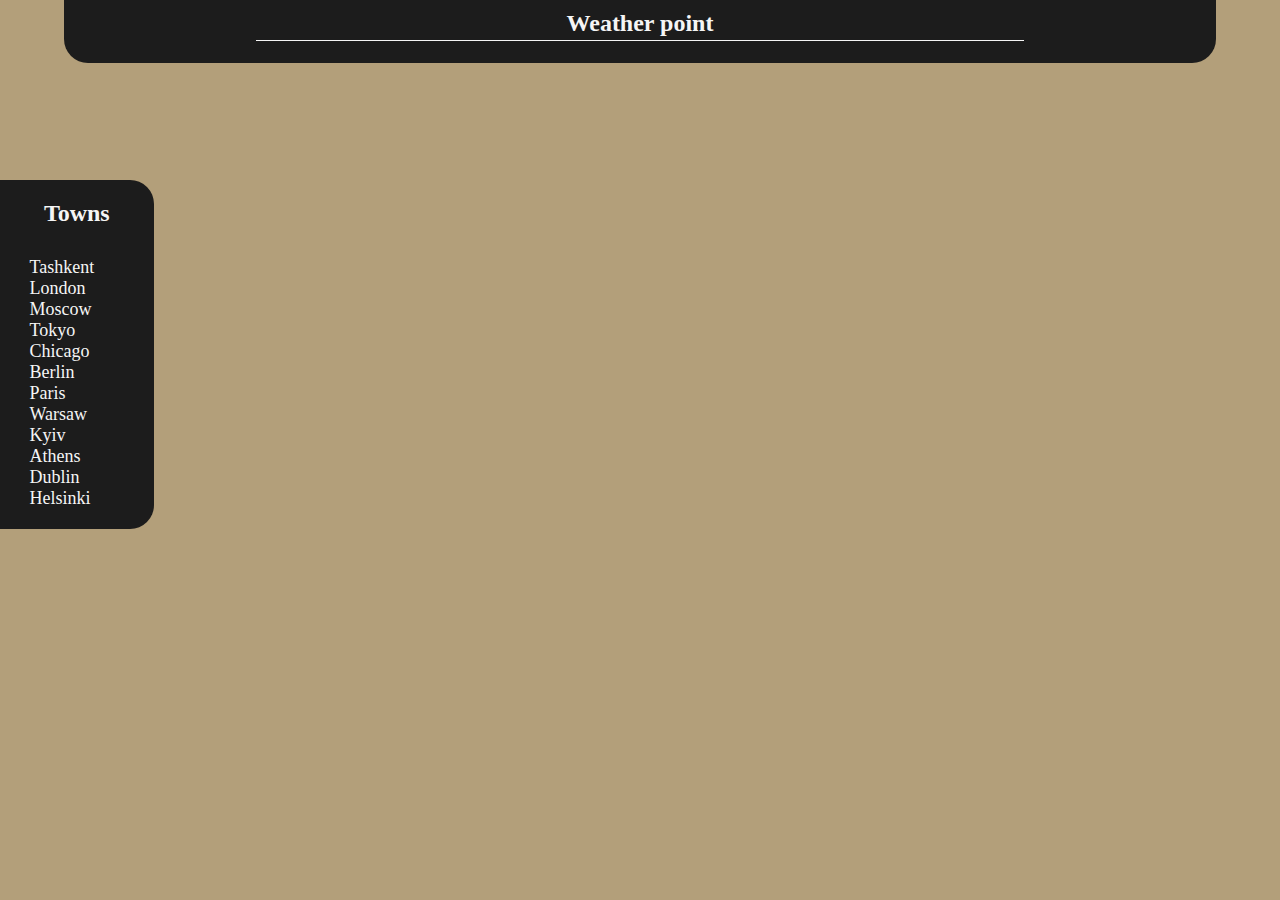
<file: JS/index.html>
<!doctype html>
<html lang="en">
<head>
    <meta charset="UTF-8">
    <meta name="viewport"
          content="width=device-width, user-scalable=no, initial-scale=1.0, maximum-scale=1.0, minimum-scale=1.0">
    <meta http-equiv="X-UA-Compatible" content="ie=edge">
    <script defer src="./main.js"></script>
    <link href="https://cdn.jsdelivr.net/npm/bootstrap@5.3.2/dist/css/bootstrap.min.css" rel="stylesheet" integrity="sha384-T3c6CoIi6uLrA9TneNEoa7RxnatzjcDSCmG1MXxSR1GAsXEV/Dwwykc2MPK8M2HN" crossorigin="anonymous">
    <link rel="stylesheet" href="./style.css">
    <title>Index</title>
</head>
<body>
    <section class="top">
        <div class="navi">
            <h2>Weather point</h2>
        </div>
    </section>
    <section class="left">
        <h2>Towns</h2>
        <ul>
            <li id="town_1">Tashkent</li>
            <li id="town_2">London</li>
            <li id="town_3">Moscow</li>
            <li id="town_4">Tokyo</li>
            <li id="town_5">Chicago</li>
            <li id="town_6">Berlin</li>
            <li id="town_7">Paris</li>
            <li id="town_8">Warsaw</li>
            <li id="town_9">Kyiv</li>
            <li id="town_10">Athens</li>
            <li id="town_11">Dublin</li>
            <li id="town_12">Helsinki</li>
        </ul>
    </section>
    <section class="content">
        <div class="weather">
        </div>
    </section>
</body>
</html>
</file>
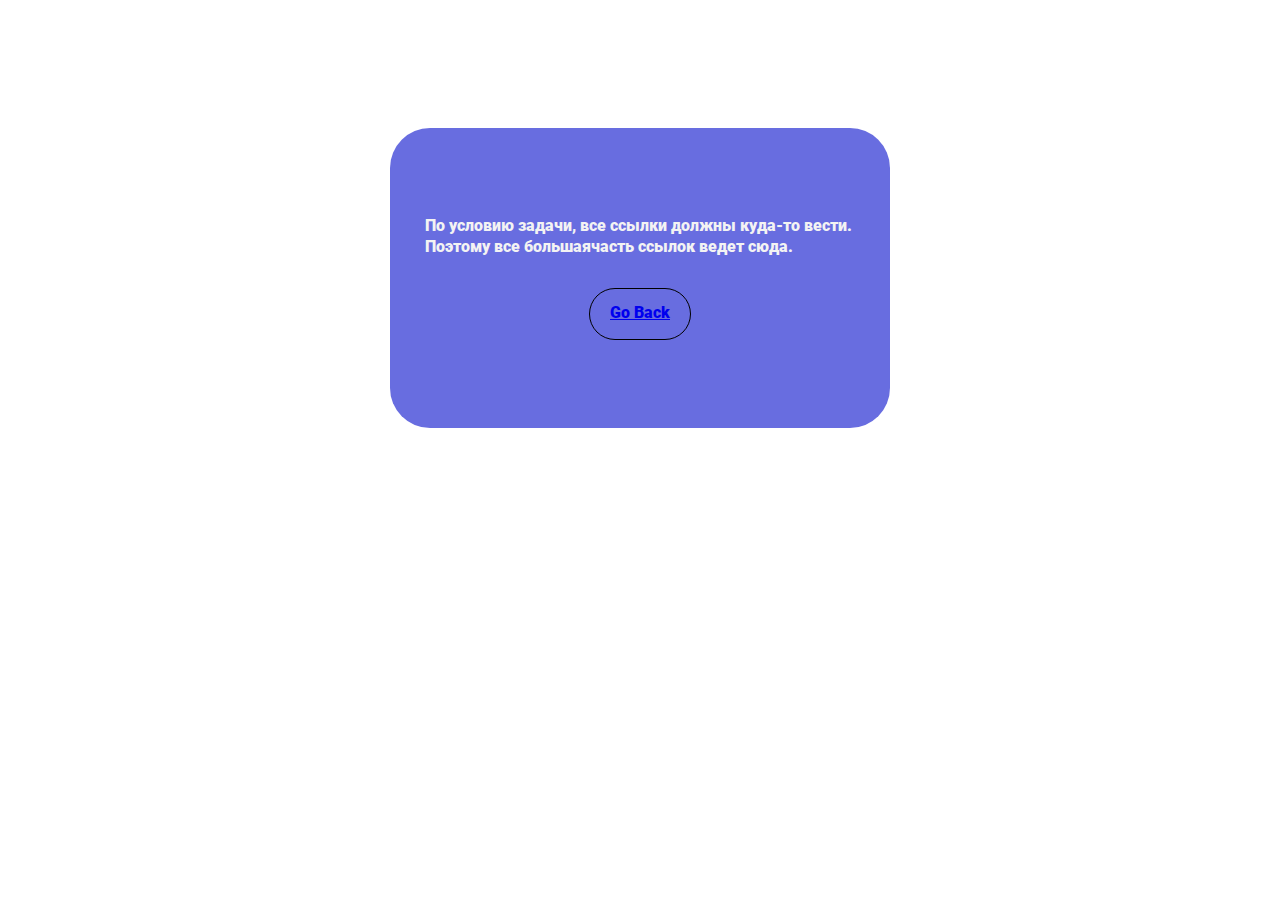
<file: HTML/blank.html>
<!DOCTYPE html>
<html lang="en">
<head>
    <meta charset="UTF-8">
    <meta http-equiv="X-UA-Compatible" content="IE=edge">
    <meta name="viewpoint" content="width=device-width, initial-scale=1.0">
    <title>Blank</title>
    <link rel="stylesheet" href="style2.css">
</head>
<body>
    <div class="back_back">
        <p>По условию задачи, все ссылки должны куда-то вести.<br>Поэтому все большаячасть ссылок ведет сюда.</p>
        <div class="kn">
            <a href="javascript:history.back()">Go Back</a>
        </div>
    </div>
</body>
</html>
</file>
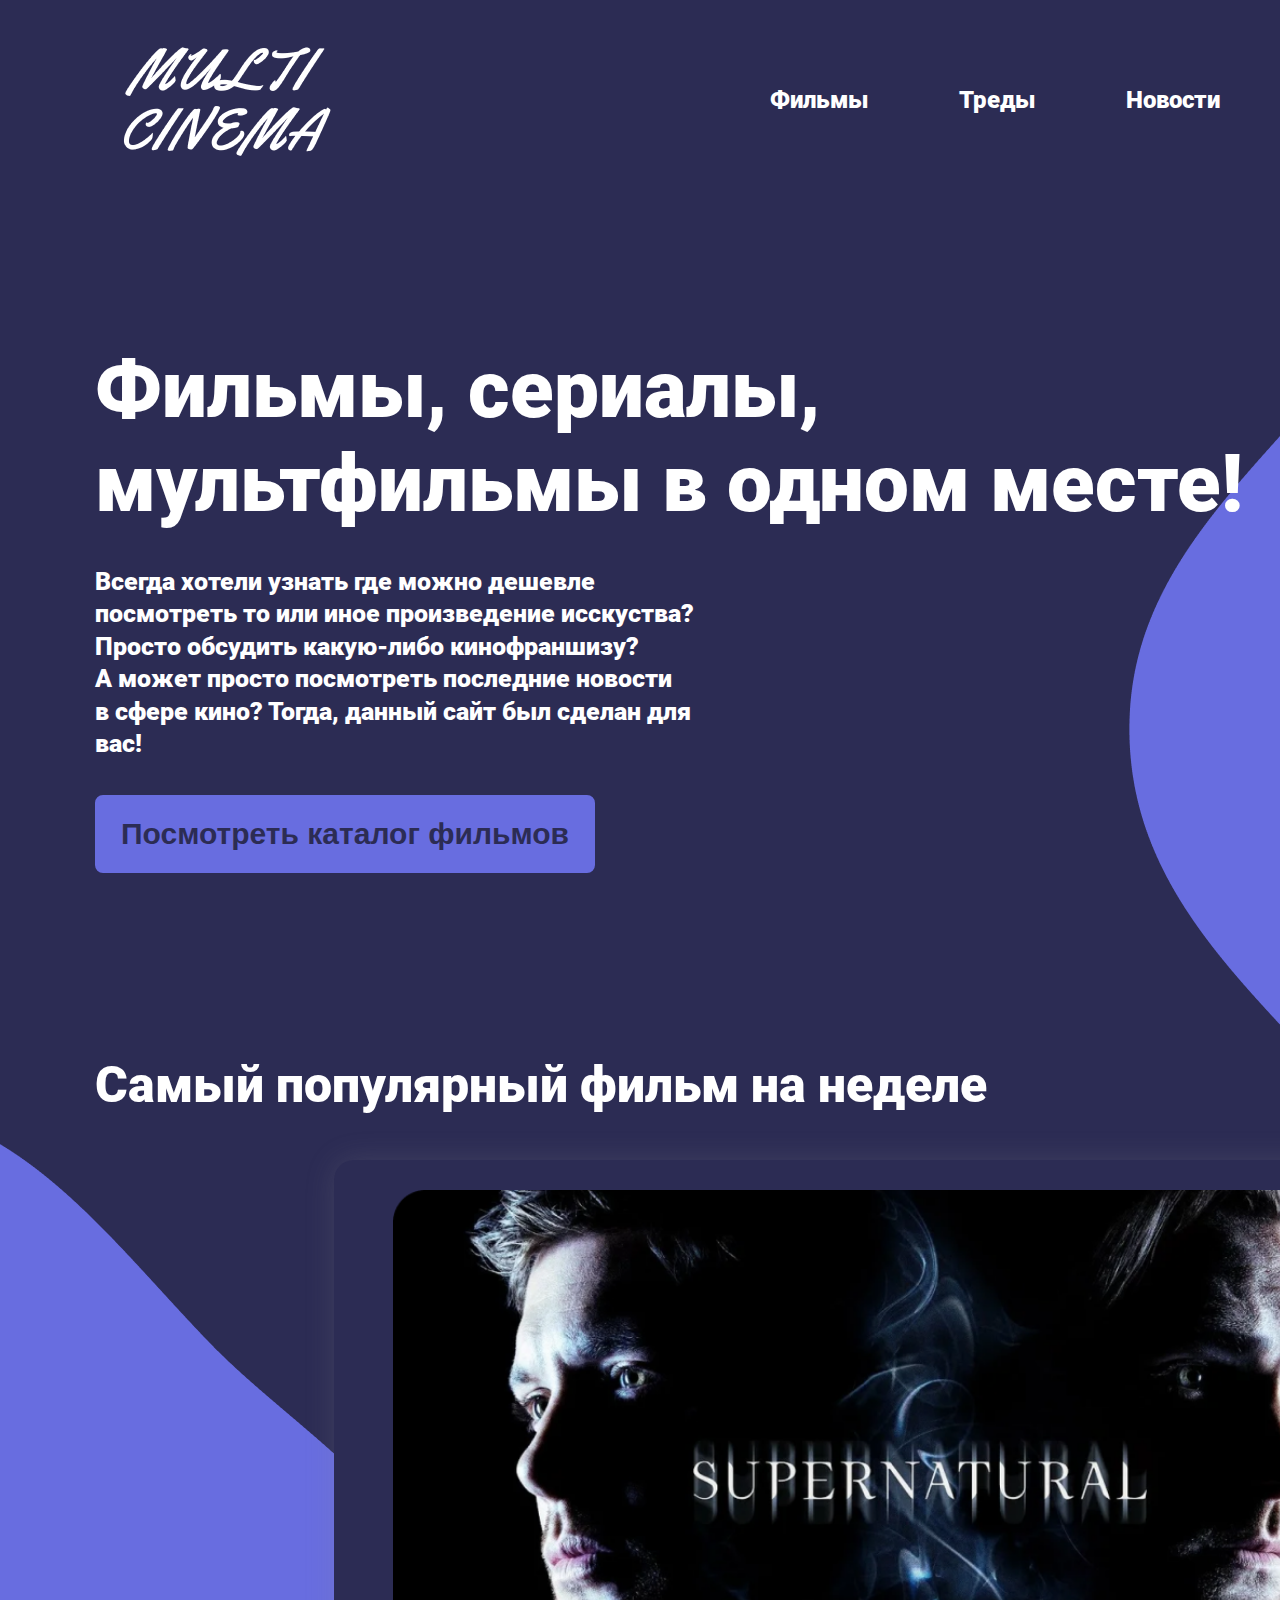
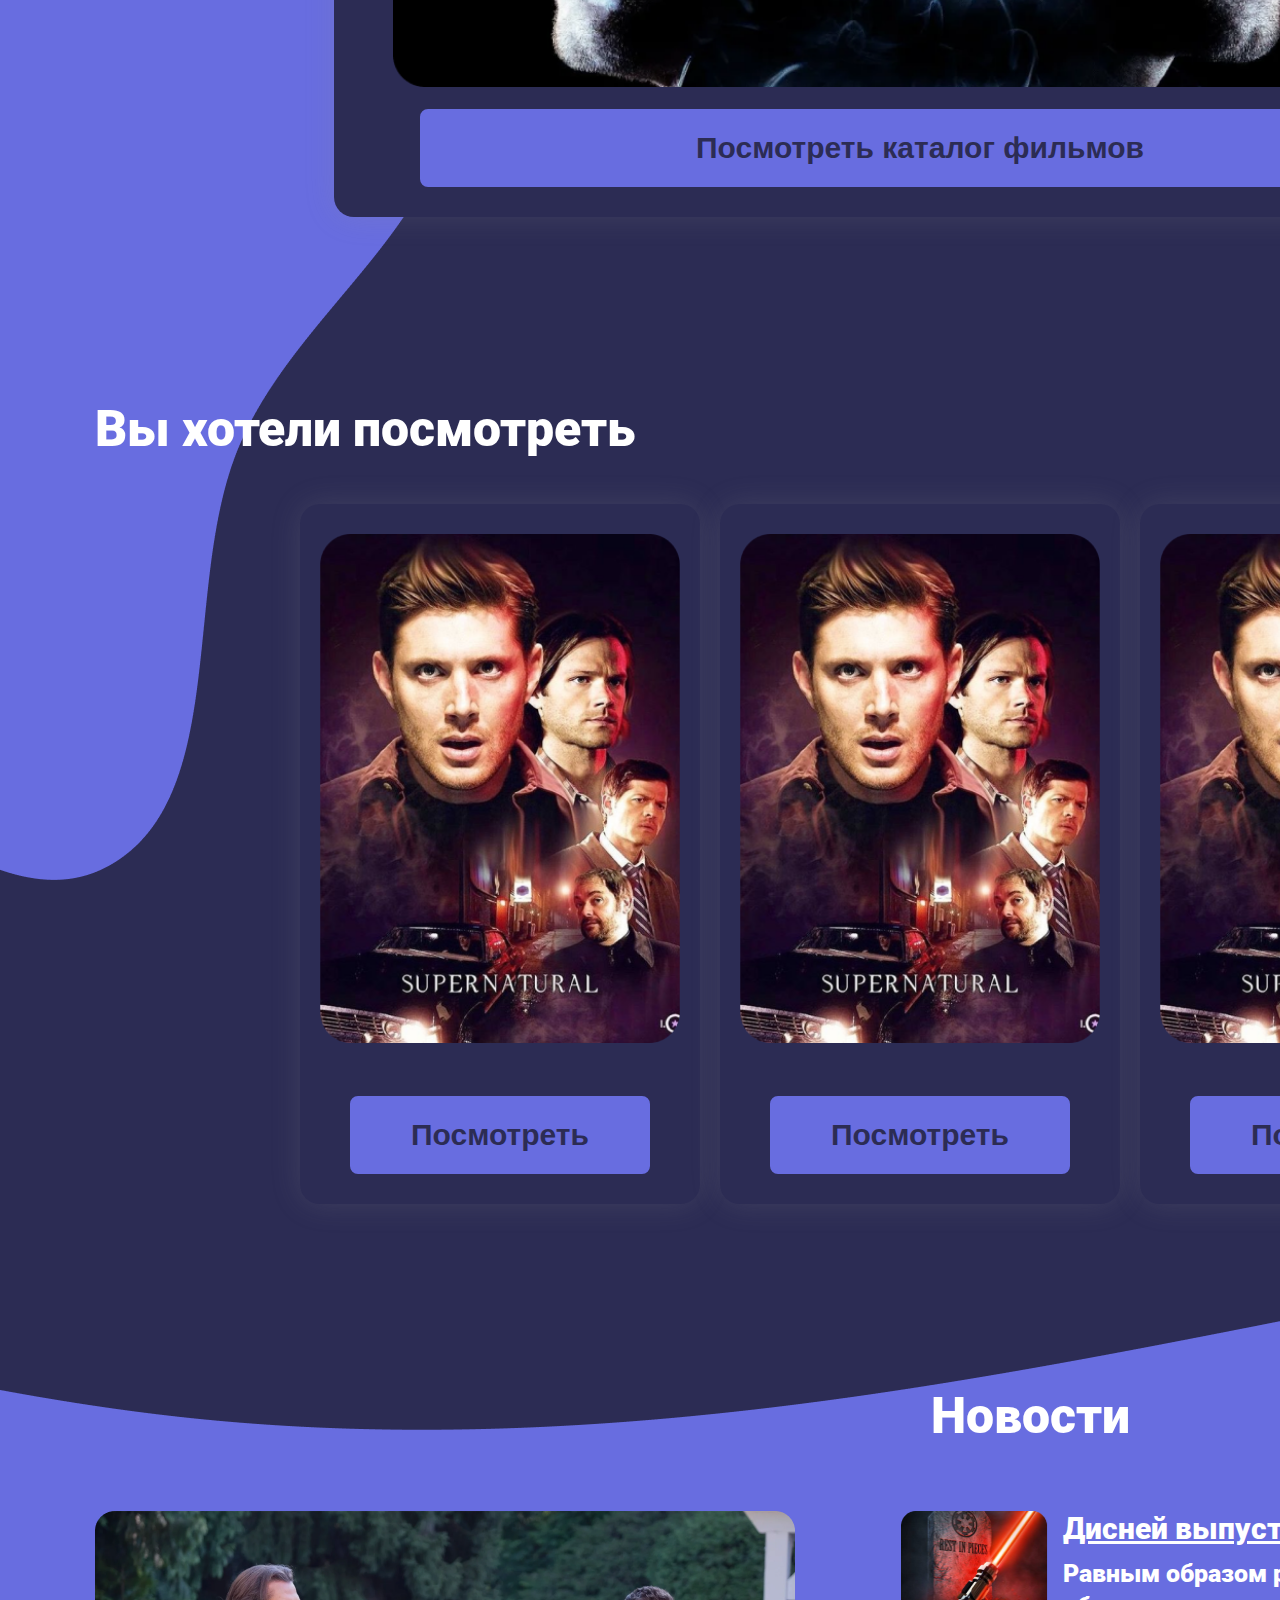
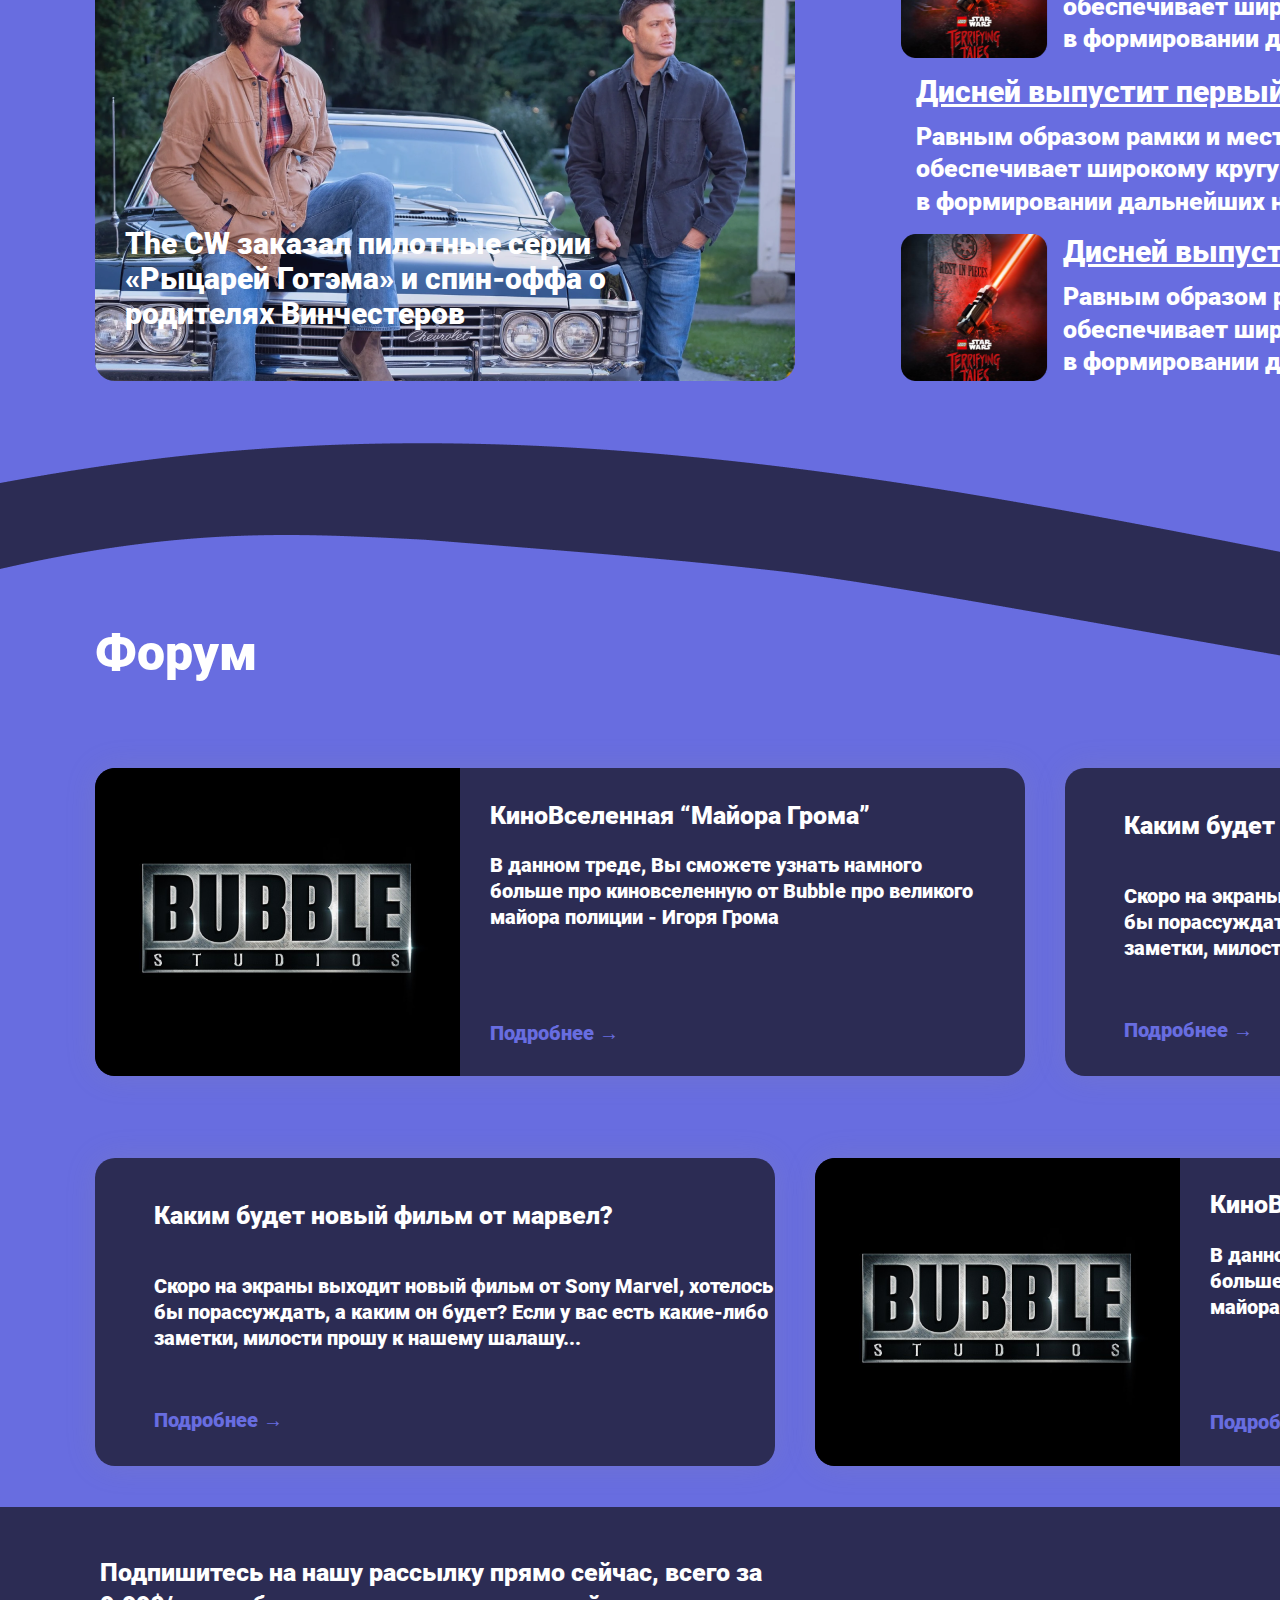
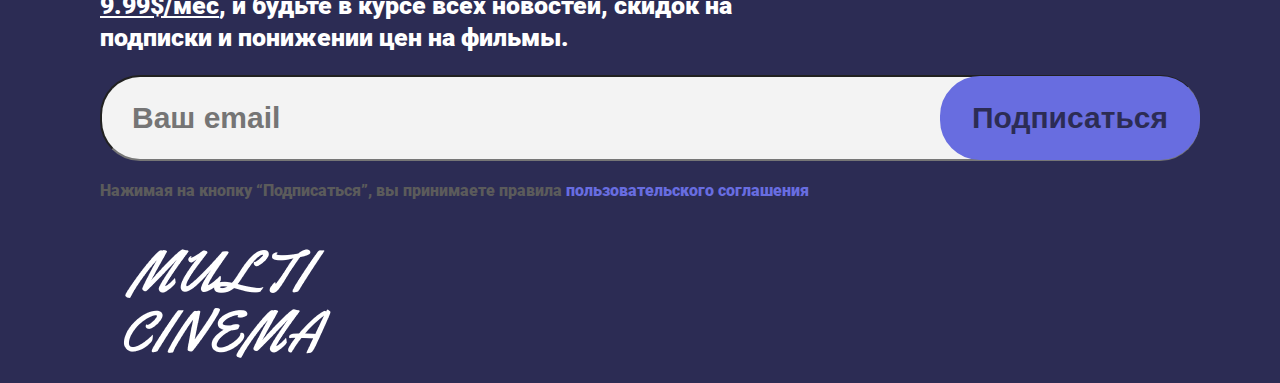
<file: HTML/main.html>
<!DOCTYPE html>
<html lang="en">
<head>
    <meta charset="UTF-8">
    <meta http-equiv="X-UA-Compatible" content="IE=edge">
    <meta name="viewpoint" content="width=device-width, initial-scale=1.0">
    <title>Main</title>
    <link rel="stylesheet" href="style1.css">
</head>
<body>

    <main class="main">
        <div class="vector1"></div>
        <div class="vector2"></div>
        <div class="vector3"></div>
        <div class="vector4"></div>
        <div class="vector5"></div>
        <div class="head">
            <img src="./img/home/logo.png">
            <div class="nav">
                <a href="blank.html">Фильмы</a>
                <a href="blank.html">Треды</a>
                <a href="blank.html">Новости</a>
            </div>
            <div class="user_nav">
                <a href="blank.html"><img src="./img/home/search.svg"></a>
                <a href="side.html"><img src="./img/home/user.svg"></a>
            </div>
        </div>
        <div class="top_description">
            <h2>Фильмы, сериалы, мультфильмы в одном месте!</h2>
            <p>Всегда хотели узнать где можно дешевле посмотреть то или иное произведение исскуства? Просто обсудить какую-либо кинофраншизу? А может просто посмотреть последние новости в сфере кино? Тогда, данный сайт был сделан для вас!</p>
            <form action="blank.html" method="get">
                <button>Посмотреть каталог фильмов</button>
            </form>
        </div>
        <section class="po">
            <div class="pre_pop_film">
                <h2>Самый популярный фильм на неделе</h2>
                <a href="blank.html">Посмотреть остальные фильмы</a>
            </div>
            <div class="pop_film">
                <img src="./img/home/week_film.png">
                <form action="blank.html" method="get">
                    <button>Посмотреть каталог фильмов</button>
                </form>
            </div>
        </section>
        <section class="want">
            <div class="want_view">
                <h2>Вы хотели посмотреть</h2>
                <a href="blank.html">Полный список</a>
            </div>
            <div class="card_box">
                <div class="card">
                    <img src="./img/home/want_view.png">
                    <form action="blank.html" method="get">
                        <button>Посмотреть</button>
                    </form>
                </div>
                <div class="card">
                    <img src="./img/home/want_view.png">
                    <form action="blank.html" method="get">
                        <button>Посмотреть</button>
                    </form>
                </div>
                <div class="card">
                    <img src="./img/home/want_view.png">
                    <form action="blank.html" method="get">
                        <button>Посмотреть</button>
                    </form>
                </div>
            </div>
        </section>
        <section class="news">
            <div class="news_bar">
                <h2>Новости</h2>
                <a href="blank.html">Читать все</a>
            </div>
            <section class="color">
                <div class="news_card">
                    <div class="news_card_left">
                        <img src="./img/home/news_im.png">
                        <p>The CW заказал пилотные серии «Рыцарей Готэма» и спин-оффа о родителях Винчестеров</p>
                    </div>
                    <div class="news_card_right">
                        <div class="card_top">
                            <img src="./img/home/news_logo_im.png">
                            <div class="card_top_text">
                                <h2>Дисней выпустит первый хоррор</h2>
                                <p>Равным образом рамки и место обучения кадров обеспечивает широкому кругу (специалистов) участие в формировании дальнейших направлений развития...</p>
                            </div>
                        </div>
                        <div class="card_top_text">
                            <h2>Дисней выпустит первый хоррор</h2>
                            <p>Равным образом рамки и место обучения кадров обеспечивает широкому кругу (специалистов) участие в формировании дальнейших направлений развития...</p>
                        </div>
                        <div class="card_top">
                            <img src="./img/home/news_logo_im.png">
                            <div class="card_top_text">
                                <h2>Дисней выпустит первый хоррор</h2>
                                <p>Равным образом рамки и место обучения кадров обеспечивает широкому кругу (специалистов) участие в формировании дальнейших направлений развития...</p>
                            </div>
                        </div>
                    </div>
                </div>
            </section>
        </section>
        <section class="forum">
            <div class="forum_nav">
                <h2>Форум</h2>
                <a href="blank.html">Все треды</a>
            </div>
            <section class="color">
                <div class="forum_card_box">
                    <div class="forum_card_high">
                        <img src="./img/home/forum.png">
                        <div class="forum_card_high_text">
                            <h2>КиноВселенная “Майора Грома”</h2>
                            <p>В данном треде, Вы сможете узнать намного больше про киновселенную от Bubble про великого майора полиции - Игоря Грома</p>
                            <a href="blank.html">Подробнее &rarr;</a>
                        </div>
                    </div>
                    <div class="forum_card_low">
                        <h2>Каким будет новый фильм от марвел?</h2>
                        <p>Скоро на экраны выходит новый фильм от Sony Marvel, хотелось бы порассуждать, а каким он будет? Если у вас есть какие-либо заметки, милости прошу к нашему шалашу...</p>
                        <a href="blank.html">Подробнее &rarr;</a>
                    </div>
                    <div class="forum_card_low">
                        <h2>Каким будет новый фильм от марвел?</h2>
                        <p>Скоро на экраны выходит новый фильм от Sony Marvel, хотелось бы порассуждать, а каким он будет? Если у вас есть какие-либо заметки, милости прошу к нашему шалашу...</p>
                        <a href="blank.html">Подробнее &rarr;</a>
                    </div>
                    <div class="forum_card_high">
                        <img src="./img/home/forum.png">
                        <div class="forum_card_high_text">
                            <h2>КиноВселенная “Майора Грома”</h2>
                            <p>В данном треде, Вы сможете узнать намного больше про киновселенную от Bubble про великого майора полиции - Игоря Грома</p>
                            <a href="blank.html">Подробнее &rarr;</a>
                        </div>
                    </div>
                </div>
            </section>
        </section>
    </main>
    <main class="footer">
        <div class="footer_inner">
            <p class="bye">Подпишитесь на нашу рассылку прямо сейчас, всего за <ins>9.99$/мес</ins>, и будьте в курсе всех новостей, скидок на подписки и понижении цен на фильмы.</p>
            <form action="blank.html" method="get">
                <input type="email" placeholder="Ваш email">
                <button type="submit">Подписаться</button>
            </form>
            <p class="dark">Нажимая на кнопку “Подписаться”, вы принимаете правила <a href="blank.html">пользовательского соглашения</a></p>
        </div>
        <div class="head">
            <img src="./img/home/logo.png">
            <div class="nav">
                <a href="blank.html">Фильмы</a>
                <a href="blank.html">Треды</a>
                <a href="blank.html">Новости</a>
            </div>
        </div>
    </main>
</body>
</html>
</file>
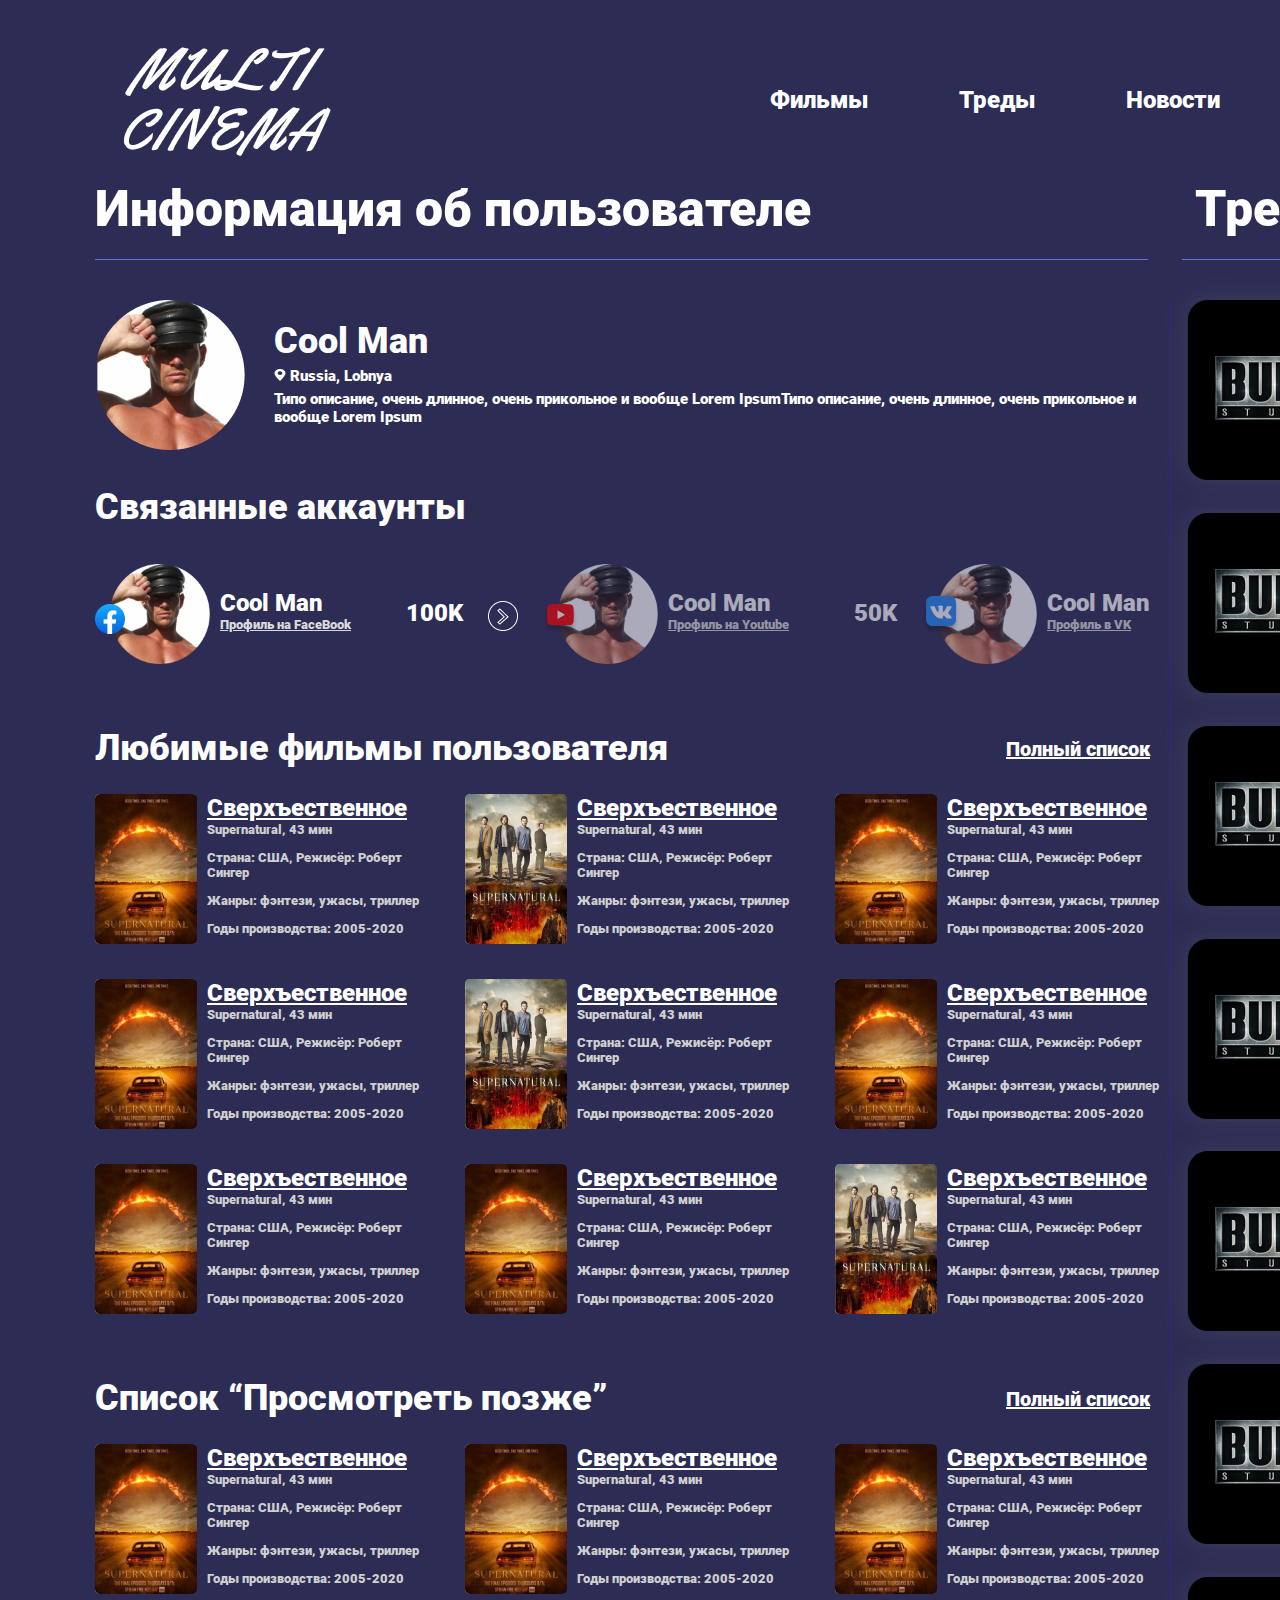
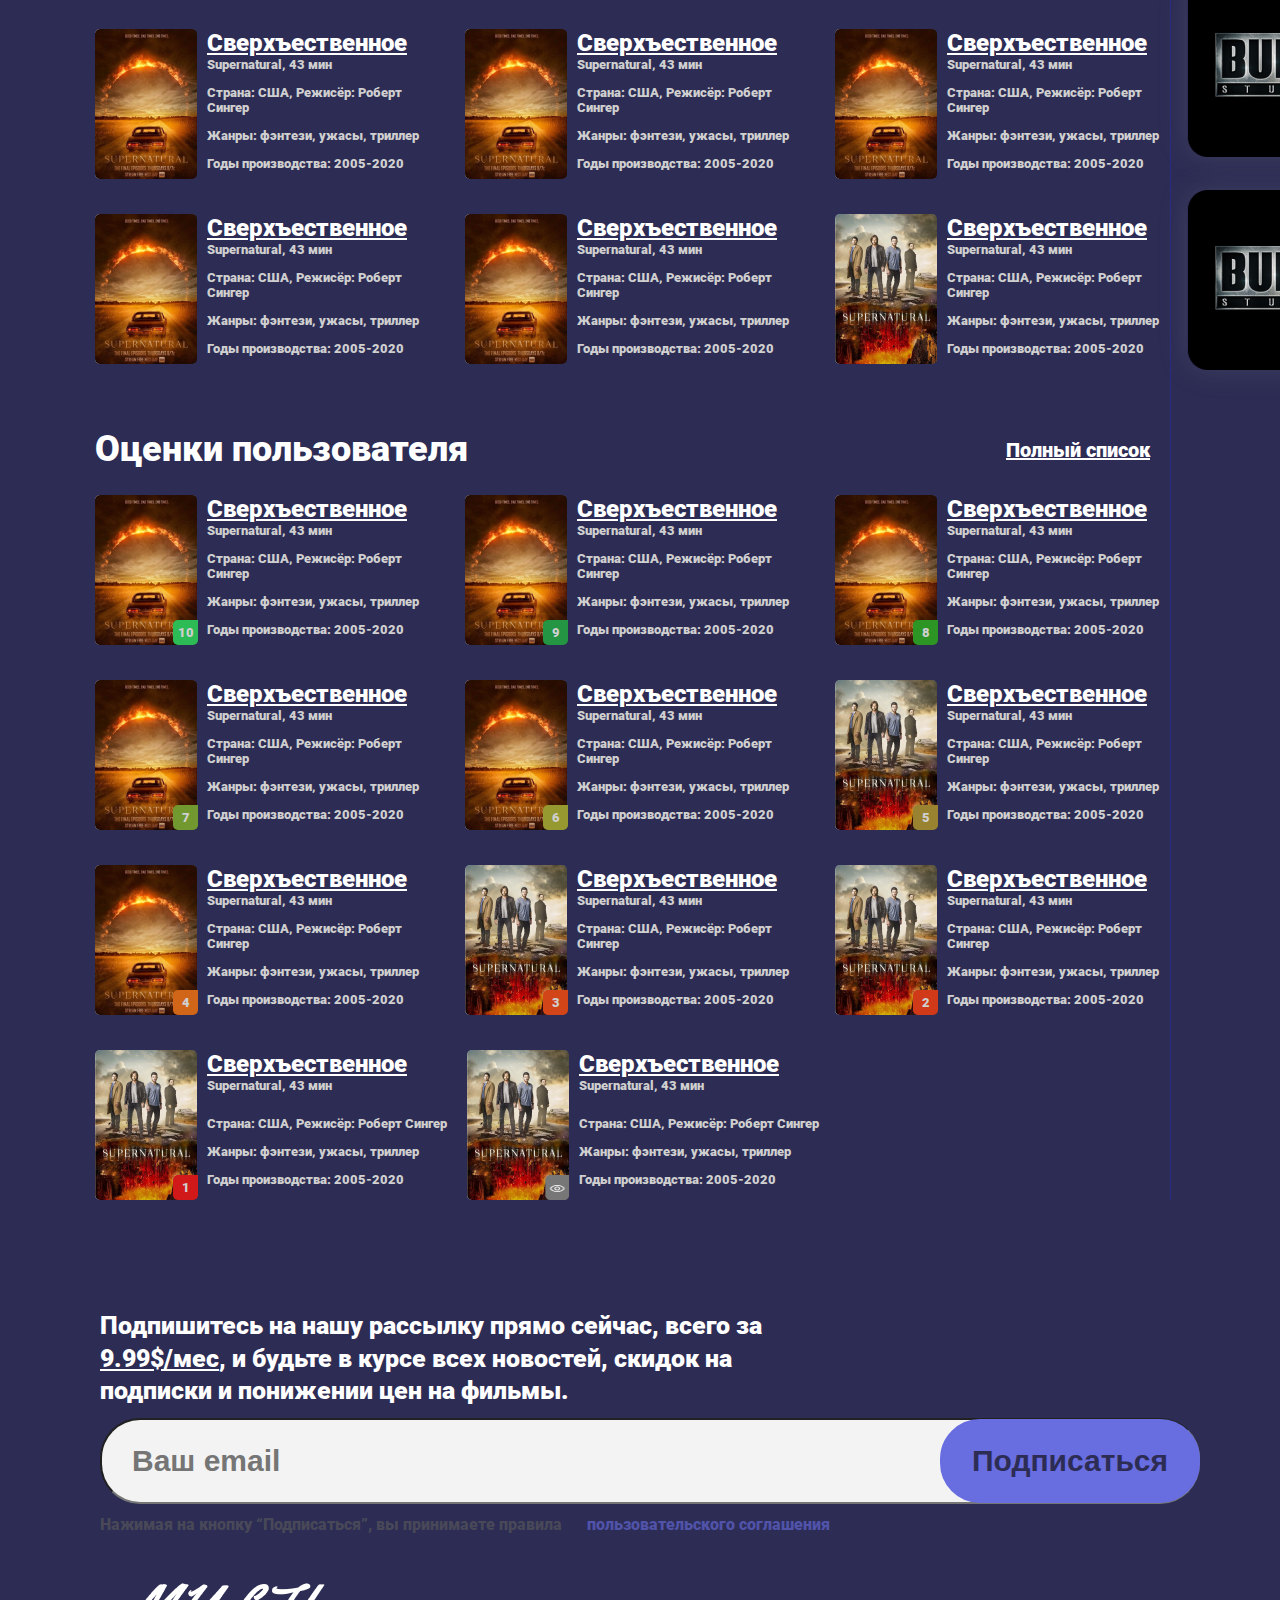
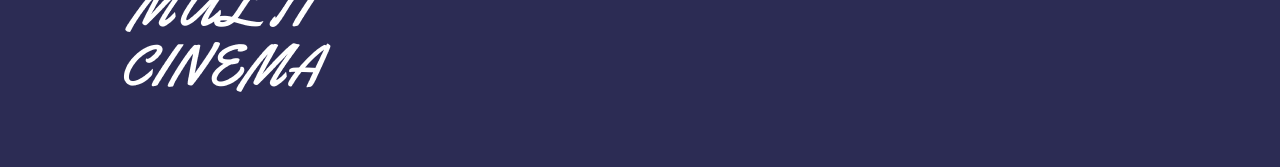
<file: HTML/side.html>
<!DOCTYPE html>
<html lang="en">
<head>
    <meta charset="UTF-8">
    <meta http-equiv="X-UA-Compatible" content="IE=edge">
    <meta name="viewpoint" content="width=device-width, initial-scale=1.0">
    <title>Side</title>
    <link rel="stylesheet" href="style2.css">
</head>
<body>
    <section class="main">
        <div class="head">
            <img src="./img/home/logo.png">
            <div class="nav">
                <a href="blank.html">Фильмы</a>
                <a href="blank.html">Треды</a>
                <a href="blank.html">Новости</a>
            </div>
            <div class="user_nav">
                <a href="blank.html"><img src="./img/home/search.svg"></a>
                <a href="./main.html"><img src="./img/user/home.svg"></a>
            </div>
        </div>
        <div class="name">
            <h2 class="left">Информация об пользователе</h2>
            <h2 class="right">Треды пользователя</h2>
            <span class="link_l"></span>
            <span class="link_r"></span>
        </div>
        <div class="container">
            <div class="left_column">
                <div class="cool_man_box">
                    <div class="cool_man">
                        <img class="logo" src="./img/user/cool_man.png">
                        <div class="text">
                            <h2>Cool Man</h2>
                            <p><img src="./img/user/point.png"> Russia, Lobnya</p>
                            <p>Типо описание, очень длинное, очень прикольное и вообще Lorem IpsumТипо описание, очень длинное, очень прикольное и вообще Lorem Ipsum</p>
                        </div>
                    </div>
                    <div class="cool_man_info">
                        <h3>Связанные аккаунты</h3>
                        <div class="cool_man_bar">
                            <div class="cool_man_card">
                                <div class="cool_man_img_box">
                                    <img class="logo_in" src="./img/user/cool_man.png">
                                    <img class="logo_out" src="./img/user/cm_fb.png">
                                </div>
                                <div class="text">
                                    <h2>Cool Man</h2>
                                    <a href="blank.html">Профиль на FaceBook</a>
                                </div>
                                <h1>100K</h1>
                            </div>
                            <img class="im_right" src="./img/user/right.png">
                            <div class="dark">
                                <div class="cool_man_card">
                                    <div class="cool_man_img_box">
                                        <img class="logo_in" src="./img/user/cool_man.png">
                                        <img class="logo_out" src="./img/user/cm_ytb.png">
                                    </div>
                                    <div class="text">
                                        <h2>Cool Man</h2>
                                        <a href="blank.html">Профиль на Youtube</a>
                                    </div>
                                    <h1>50K</h1>
                                </div>
                                <div class="cool_man_card">
                                    <div class="cool_man_img_box">
                                        <img class="logo_in" src="./img/user/cool_man.png">
                                        <img class="logo_out" src="./img/user/vk.png">
                                    </div>
                                    <div class="text">
                                        <h2>Cool Man</h2>
                                        <a href="blank.html">Профиль в VK</a>
                                    </div>
                                    <h1></h1>
                                </div>
                            </div>
                        </div>
                    </div>
                </div>
                <div class="later">
                    <div class="top_bar">
                        <h2>Любимые фильмы пользователя</h2>
                        <a href="blank.html">Полный список</a>
                    </div>
                    <div class="card_box">
                        <div class="strike">
                            <div class="card">
                                <div class="logo_image"></div>
                                <div class="text">
                                    <div>
                                        <a href="blank.html">Сверхъественное</a>
                                        <p>Supernatural, 43 мин</p>
                                    </div>
                                    <div>
                                        <p>Страна: США, Режисёр: Роберт Сингер</p>
                                        <p>Жанры: фэнтези, ужасы, триллер</p>
                                        <p>Годы производства: 2005-2020</p>
                                    </div>
                                </div>
                            </div>
                            <div class="card">
                                <div class="logo_imag"></div>
                                <div class="text">
                                    <div>
                                        <a href="blank.html">Сверхъественное</a>
                                        <p>Supernatural, 43 мин</p>
                                    </div>
                                    <div>
                                        <p>Страна: США, Режисёр: Роберт Сингер</p>
                                        <p>Жанры: фэнтези, ужасы, триллер</p>
                                        <p>Годы производства: 2005-2020</p>
                                    </div>
                                </div>
                            </div>
                            <div class="card">
                                <div class="logo_image"></div>
                                <div class="text">
                                    <div>
                                        <a href="blank.html">Сверхъественное</a>
                                        <p>Supernatural, 43 мин</p>
                                    </div>
                                    <div>
                                        <p>Страна: США, Режисёр: Роберт Сингер</p>
                                        <p>Жанры: фэнтези, ужасы, триллер</p>
                                        <p>Годы производства: 2005-2020</p>
                                    </div>
                                </div>
                            </div>
                        </div>
                        <div class="strike">
                            <div class="card">
                                <div class="logo_image"></div>
                                <div class="text">
                                    <div>
                                        <a href="blank.html">Сверхъественное</a>
                                        <p>Supernatural, 43 мин</p>
                                    </div>
                                    <div>
                                        <p>Страна: США, Режисёр: Роберт Сингер</p>
                                        <p>Жанры: фэнтези, ужасы, триллер</p>
                                        <p>Годы производства: 2005-2020</p>
                                    </div>
                                </div>
                            </div>
                            <div class="card">
                                <div class="logo_imag"></div>
                                <div class="text">
                                    <div>
                                        <a href="blank.html">Сверхъественное</a>
                                        <p>Supernatural, 43 мин</p>
                                    </div>
                                    <div>
                                        <p>Страна: США, Режисёр: Роберт Сингер</p>
                                        <p>Жанры: фэнтези, ужасы, триллер</p>
                                        <p>Годы производства: 2005-2020</p>
                                    </div>
                                </div>
                            </div>
                            <div class="card">
                                <div class="logo_image"></div>
                                <div class="text">
                                    <div>
                                        <a href="blank.html">Сверхъественное</a>
                                        <p>Supernatural, 43 мин</p>
                                    </div>
                                    <div>
                                        <p>Страна: США, Режисёр: Роберт Сингер</p>
                                        <p>Жанры: фэнтези, ужасы, триллер</p>
                                        <p>Годы производства: 2005-2020</p>
                                    </div>
                                </div>
                            </div>
                        </div>
                        <div class="strike">
                            <div class="card">
                                <div class="logo_image"></div>
                                <div class="text">
                                    <div>
                                        <a href="blank.html">Сверхъественное</a>
                                        <p>Supernatural, 43 мин</p>
                                    </div>
                                    <div>
                                        <p>Страна: США, Режисёр: Роберт Сингер</p>
                                        <p>Жанры: фэнтези, ужасы, триллер</p>
                                        <p>Годы производства: 2005-2020</p>
                                    </div>
                                </div>
                            </div>
                            <div class="card">
                                <div class="logo_image"></div>
                                <div class="text">
                                    <div>
                                        <a href="blank.html">Сверхъественное</a>
                                        <p>Supernatural, 43 мин</p>
                                    </div>
                                    <div>
                                        <p>Страна: США, Режисёр: Роберт Сингер</p>
                                        <p>Жанры: фэнтези, ужасы, триллер</p>
                                        <p>Годы производства: 2005-2020</p>
                                    </div>
                                </div>
                            </div>
                            <div class="card">
                                <div class="logo_imag"></div>
                                <div class="text">
                                    <div>
                                        <a href="blank.html">Сверхъественное</a>
                                        <p>Supernatural, 43 мин</p>
                                    </div>
                                    <div>
                                        <p>Страна: США, Режисёр: Роберт Сингер</p>
                                        <p>Жанры: фэнтези, ужасы, триллер</p>
                                        <p>Годы производства: 2005-2020</p>
                                    </div>
                                </div>
                            </div>
                        </div>
                    </div>
                </div>
                <div class="later">
                    <div class="top_bar">
                        <h2>Список “Просмотреть позже”</h2>
                        <a href="blank.html">Полный список</a>
                    </div>
                    <div class="card_box">
                        <div class="strike">
                            <div class="card">
                                <div class="logo_image"></div>
                                <div class="text">
                                    <div>
                                        <a href="blank.html">Сверхъественное</a>
                                        <p>Supernatural, 43 мин</p>
                                    </div>
                                    <div>
                                        <p>Страна: США, Режисёр: Роберт Сингер</p>
                                        <p>Жанры: фэнтези, ужасы, триллер</p>
                                        <p>Годы производства: 2005-2020</p>
                                    </div>
                                </div>
                            </div>
                            <div class="card">
                                <div class="logo_image"></div>
                                <div class="text">
                                    <div>
                                        <a href="blank.html">Сверхъественное</a>
                                        <p>Supernatural, 43 мин</p>
                                    </div>
                                    <div>
                                        <p>Страна: США, Режисёр: Роберт Сингер</p>
                                        <p>Жанры: фэнтези, ужасы, триллер</p>
                                        <p>Годы производства: 2005-2020</p>
                                    </div>
                                </div>
                            </div>
                            <div class="card">
                                <div class="logo_image"></div>
                                <div class="text">
                                    <div>
                                        <a href="blank.html">Сверхъественное</a>
                                        <p>Supernatural, 43 мин</p>
                                    </div>
                                    <div>
                                        <p>Страна: США, Режисёр: Роберт Сингер</p>
                                        <p>Жанры: фэнтези, ужасы, триллер</p>
                                        <p>Годы производства: 2005-2020</p>
                                    </div>
                                </div>
                            </div>
                        </div>
                        <div class="strike">
                            <div class="card">
                                <div class="logo_image"></div>
                                <div class="text">
                                    <div>
                                        <a href="blank.html">Сверхъественное</a>
                                        <p>Supernatural, 43 мин</p>
                                    </div>
                                    <div>
                                        <p>Страна: США, Режисёр: Роберт Сингер</p>
                                        <p>Жанры: фэнтези, ужасы, триллер</p>
                                        <p>Годы производства: 2005-2020</p>
                                    </div>
                                </div>
                            </div>
                            <div class="card">
                                <div class="logo_image"></div>
                                <div class="text">
                                    <div>
                                        <a href="blank.html">Сверхъественное</a>
                                        <p>Supernatural, 43 мин</p>
                                    </div>
                                    <div>
                                        <p>Страна: США, Режисёр: Роберт Сингер</p>
                                        <p>Жанры: фэнтези, ужасы, триллер</p>
                                        <p>Годы производства: 2005-2020</p>
                                    </div>
                                </div>
                            </div>
                            <div class="card">
                                <div class="logo_image"></div>
                                <div class="text">
                                    <div>
                                        <a href="blank.html">Сверхъественное</a>
                                        <p>Supernatural, 43 мин</p>
                                    </div>
                                    <div>
                                        <p>Страна: США, Режисёр: Роберт Сингер</p>
                                        <p>Жанры: фэнтези, ужасы, триллер</p>
                                        <p>Годы производства: 2005-2020</p>
                                    </div>
                                </div>
                            </div>
                        </div>
                        <div class="strike">
                            <div class="card">
                                <div class="logo_image"></div>
                                <div class="text">
                                    <div>
                                        <a href="blank.html">Сверхъественное</a>
                                        <p>Supernatural, 43 мин</p>
                                    </div>
                                    <div>
                                        <p>Страна: США, Режисёр: Роберт Сингер</p>
                                        <p>Жанры: фэнтези, ужасы, триллер</p>
                                        <p>Годы производства: 2005-2020</p>
                                    </div>
                                </div>
                            </div>
                            <div class="card">
                                <div class="logo_image"></div>
                                <div class="text">
                                    <div>
                                        <a href="blank.html">Сверхъественное</a>
                                        <p>Supernatural, 43 мин</p>
                                    </div>
                                    <div>
                                        <p>Страна: США, Режисёр: Роберт Сингер</p>
                                        <p>Жанры: фэнтези, ужасы, триллер</p>
                                        <p>Годы производства: 2005-2020</p>
                                    </div>
                                </div>
                            </div>
                            <div class="card">
                                <div class="logo_imag"></div>
                                <div class="text">
                                    <div>
                                        <a href="blank.html">Сверхъественное</a>
                                        <p>Supernatural, 43 мин</p>
                                    </div>
                                    <div>
                                        <p>Страна: США, Режисёр: Роберт Сингер</p>
                                        <p>Жанры: фэнтези, ужасы, триллер</p>
                                        <p>Годы производства: 2005-2020</p>
                                    </div>
                                </div>
                            </div>
                        </div>
                    </div>
                </div>
                <div class="later">
                    <div class="top_bar">
                        <h2>Оценки пользователя</h2>
                        <a href="blank.html">Полный список</a>
                    </div>
                    <div class="card_box">
                        <div class="strike">
                            <div class="card">
                                <div class="logo_image">
                                    <div class="ten"><p>10</p></div>
                                </div>
                                <div class="text">
                                    <div>
                                        <a href="blank.html">Сверхъественное</a>
                                        <p>Supernatural, 43 мин</p>
                                    </div>
                                    <div>
                                        <p>Страна: США, Режисёр: Роберт Сингер</p>
                                        <p>Жанры: фэнтези, ужасы, триллер</p>
                                        <p>Годы производства: 2005-2020</p>
                                    </div>
                                </div>
                            </div>
                            <div class="card">
                                <div class="logo_image">
                                    <div class="nine"><p>9</p></div>
                                </div>
                                <div class="text">
                                    <div>
                                        <a href="blank.html">Сверхъественное</a>
                                        <p>Supernatural, 43 мин</p>
                                    </div>
                                    <div>
                                        <p>Страна: США, Режисёр: Роберт Сингер</p>
                                        <p>Жанры: фэнтези, ужасы, триллер</p>
                                        <p>Годы производства: 2005-2020</p>
                                    </div>
                                </div>
                            </div>
                            <div class="card">
                                <div class="logo_image">
                                    <div class="eight"><p>8</p></div>
                                </div>
                                <div class="text">
                                    <div>
                                        <a href="blank.html">Сверхъественное</a>
                                        <p>Supernatural, 43 мин</p>
                                    </div>
                                    <div>
                                        <p>Страна: США, Режисёр: Роберт Сингер</p>
                                        <p>Жанры: фэнтези, ужасы, триллер</p>
                                        <p>Годы производства: 2005-2020</p>
                                    </div>
                                </div>
                            </div>
                        </div>
                        <div class="strike">
                            <div class="card">
                                <div class="logo_image">
                                    <div class="seven"><p>7</p></div>
                                </div>
                                <div class="text">
                                    <div>
                                        <a href="blank.html">Сверхъественное</a>
                                        <p>Supernatural, 43 мин</p>
                                    </div>
                                    <div>
                                        <p>Страна: США, Режисёр: Роберт Сингер</p>
                                        <p>Жанры: фэнтези, ужасы, триллер</p>
                                        <p>Годы производства: 2005-2020</p>
                                    </div>
                                </div>
                            </div>
                            <div class="card">
                                <div class="logo_image">
                                    <div class="six"><p>6</p></div>
                                </div>
                                <div class="text">
                                    <div>
                                        <a href="blank.html">Сверхъественное</a>
                                        <p>Supernatural, 43 мин</p>
                                    </div>
                                    <div>
                                        <p>Страна: США, Режисёр: Роберт Сингер</p>
                                        <p>Жанры: фэнтези, ужасы, триллер</p>
                                        <p>Годы производства: 2005-2020</p>
                                    </div>
                                </div>
                            </div>
                            <div class="card">
                                <div class="logo_imag">
                                    <div class="five"><p>5</p></div>
                                </div>
                                <div class="text">
                                    <div>
                                        <a href="blank.html">Сверхъественное</a>
                                        <p>Supernatural, 43 мин</p>
                                    </div>
                                    <div>
                                        <p>Страна: США, Режисёр: Роберт Сингер</p>
                                        <p>Жанры: фэнтези, ужасы, триллер</p>
                                        <p>Годы производства: 2005-2020</p>
                                    </div>
                                </div>
                            </div>
                        </div>
                        <div class="strike">
                            <div class="card">
                                <div class="logo_image">
                                    <div class="four"><p>4</p></div>
                                </div>
                                <div class="text">
                                    <div>
                                        <a href="blank.html">Сверхъественное</a>
                                        <p>Supernatural, 43 мин</p>
                                    </div>
                                    <div>
                                        <p>Страна: США, Режисёр: Роберт Сингер</p>
                                        <p>Жанры: фэнтези, ужасы, триллер</p>
                                        <p>Годы производства: 2005-2020</p>
                                    </div>
                                </div>
                            </div>
                            <div class="card">
                                <div class="logo_imag">
                                    <div class="three"><p>3</p></div>
                                </div>
                                <div class="text">
                                    <div>
                                        <a href="blank.html">Сверхъественное</a>
                                        <p>Supernatural, 43 мин</p>
                                    </div>
                                    <div>
                                        <p>Страна: США, Режисёр: Роберт Сингер</p>
                                        <p>Жанры: фэнтези, ужасы, триллер</p>
                                        <p>Годы производства: 2005-2020</p>
                                    </div>
                                </div>
                            </div>
                            <div class="card">
                                <div class="logo_imag">
                                    <div class="two"><p>2</p></div>
                                </div>
                                <div class="text">
                                    <div>
                                        <a href="blank.html">Сверхъественное</a>
                                        <p>Supernatural, 43 мин</p>
                                    </div>
                                    <div>
                                        <p>Страна: США, Режисёр: Роберт Сингер</p>
                                        <p>Жанры: фэнтези, ужасы, триллер</p>
                                        <p>Годы производства: 2005-2020</p>
                                    </div>
                                </div>
                            </div>
                        </div>
                        <div class="strike">
                            <div class="card">
                                <div class="logo_imag">
                                    <div class="one"><p>1</p></div>
                                </div>
                                <div class="text">
                                    <div>
                                        <a href="blank.html">Сверхъественное</a>
                                        <p>Supernatural, 43 мин</p>
                                    </div>
                                    <div>
                                        <p>Страна: США, Режисёр: Роберт Сингер</p>
                                        <p>Жанры: фэнтези, ужасы, триллер</p>
                                        <p>Годы производства: 2005-2020</p>
                                    </div>
                                </div>
                            </div>
                            <div class="card">
                                <div class="logo_imag">
                                    <img class="eye" src="./img/user/eye.png">
                                </div>
                                <div class="text">
                                    <div>
                                        <a href="blank.html">Сверхъественное</a>
                                        <p>Supernatural, 43 мин</p>
                                    </div>
                                    <div>
                                        <p>Страна: США, Режисёр: Роберт Сингер</p>
                                        <p>Жанры: фэнтези, ужасы, триллер</p>
                                        <p>Годы производства: 2005-2020</p>
                                    </div>
                                </div>
                            </div>
                        </div>
                    </div>
                </div>
            </div>
            <div class="right_column">
                <div class="forum_card_high">
                    <img src="./img/user/threed.png">
                    <div class="forum_card_high_text">
                        <h2>КиноВселенная “Майора Грома”</h2>
                        <p>В данном треде, Вы сможете узнать намного больше про киновселенную от Bubble про великого майора полиции - Игоря Грома</p>
                        <a href="blank.html">Подробнее &rarr;</a>
                    </div>
                </div>
                <div class="forum_card_high">
                    <img src="./img/user/threed.png">
                    <div class="forum_card_high_text">
                        <h2>КиноВселенная “Майора Грома”</h2>
                        <p>В данном треде, Вы сможете узнать намного больше про киновселенную от Bubble про великого майора полиции - Игоря Грома</p>
                        <a href="blank.html">Подробнее &rarr;</a>
                    </div>
                </div>
                <div class="forum_card_high">
                    <img src="./img/user/threed.png">
                    <div class="forum_card_high_text">
                        <h2>КиноВселенная “Майора Грома”</h2>
                        <p>В данном треде, Вы сможете узнать намного больше про киновселенную от Bubble про великого майора полиции - Игоря Грома</p>
                        <a href="blank.html">Подробнее &rarr;</a>
                    </div>
                </div>
                <div class="forum_card_high">
                    <img src="./img/user/threed.png">
                    <div class="forum_card_high_text">
                        <h2>КиноВселенная “Майора Грома”</h2>
                        <p>В данном треде, Вы сможете узнать намного больше про киновселенную от Bubble про великого майора полиции - Игоря Грома</p>
                        <a href="blank.html">Подробнее &rarr;</a>
                    </div>
                </div>
                <div class="forum_card_high">
                    <img src="./img/user/threed.png">
                    <div class="forum_card_high_text">
                        <h2>КиноВселенная “Майора Грома”</h2>
                        <p>В данном треде, Вы сможете узнать намного больше про киновселенную от Bubble про великого майора полиции - Игоря Грома</p>
                        <a href="blank.html">Подробнее &rarr;</a>
                    </div>
                </div>
                <div class="forum_card_high">
                    <img src="./img/user/threed.png">
                    <div class="forum_card_high_text">
                        <h2>КиноВселенная “Майора Грома”</h2>
                        <p>В данном треде, Вы сможете узнать намного больше про киновселенную от Bubble про великого майора полиции - Игоря Грома</p>
                        <a href="blank.html">Подробнее &rarr;</a>
                    </div>
                </div>
                <div class="forum_card_high">
                    <img src="./img/user/threed.png">
                    <div class="forum_card_high_text">
                        <h2>КиноВселенная “Майора Грома”</h2>
                        <p>В данном треде, Вы сможете узнать намного больше про киновселенную от Bubble про великого майора полиции - Игоря Грома</p>
                        <a href="blank.html">Подробнее &rarr;</a>
                    </div>
                </div>
                <div class="forum_card_high">
                    <img src="./img/user/threed.png">
                    <div class="forum_card_high_text">
                        <h2>КиноВселенная “Майора Грома”</h2>
                        <p>В данном треде, Вы сможете узнать намного больше про киновселенную от Bubble про великого майора полиции - Игоря Грома</p>
                        <a href="blank.html">Подробнее &rarr;</a>
                    </div>
                </div>
            </div>
        </div>
        <main class="footer">
        <div class="footer_inner">
            <p class="bye">Подпишитесь на нашу рассылку прямо сейчас, всего за <ins>9.99$/мес</ins>, и будьте в курсе всех новостей, скидок на подписки и понижении цен на фильмы.</p>
            <form action="blank.html" method="get">
                <input type="email" placeholder="Ваш email">
                <button type="submit">Подписаться</button>
            </form>
            <p class="dark">Нажимая на кнопку “Подписаться”, вы принимаете правила <a href="blank.html">пользовательского соглашения</a></p>
        </div>
        <div class="head">
            <img src="./img/home/logo.png">
            <div class="nav">
                <a href="blank.html">Фильмы</a>
                <a href="blank.html">Треды</a>
                <a href="blank.html">Новости</a>
            </div>
        </div>
    </main>
    </section>
</body>
</html>
</file>
<file: JS/style.css>
*{
    padding: 0;
    margin: 0;
}
body{
    display: flex;
    flex-direction: column;
    align-items: center;
    background: #B39F7A;
    position: relative;
}
.top{
    width: 90vw;
    height: 7vh;
    background: #1c1c1c;
    border-radius: 0 0 24px 24px;
    display: flex;
    flex-direction: column;
    align-items: center;
}
.top .navi{
    width: 60vw;
    display: flex;
    flex-direction: column;
    align-items: center;
    color: whitesmoke;
    border: none;
    border-bottom: 1px solid whitesmoke;
}
.top .navi h2{
    margin: 10px auto 3px;
}
.left{
    width: 12vw;
    background: #1c1c1c;
    position: absolute;
    top: 20vh; left: 0;
    color: whitesmoke;
    border-radius: 0 24px 24px 0;
    display: flex;
    flex-direction: column;
    align-items: center;
    gap: 30px;
    padding: 20px 0;
}
.left ul{
    list-style: none;
    margin-left: -30px;
}
.left ul li{
    font-size: 18px;
}
.left ul li:hover{
    color: brown;
    cursor: pointer;
}
.content{
    width: 90vw;
    height: 93vh;
    display: flex;
}
.weather{
    padding: 20px;
    margin: auto;
    width: 30vw;
    text-align: center;
    display: flex;
    flex-direction: column;
    gap: 10px;
}
</file>
<file: HTML/style2.css>
@font-face {
    font-family: "Roboto";
    src: url("./fonts/Roboto-Black.ttf")
}
body{
    padding: 0;
    margin: 0;
    display: flex;
    flex-direction: column;
    font-family: "Roboto";
}
.main{
    margin: 0 auto;
    width: 1840px;
    height: 3367px;
    background: #2C2C54;
    display: flex;
    flex-direction: column;
    gap: 20px;
    /*justify-content: space-between;*/
}
.main .head{
    margin: 40px auto 0;
    width: 1650px;
    height: 120px;
    display: flex;
    justify-content: space-between;
    z-index: 10;
}
.main .nav{
    padding: 0 10px;
    width: 450px;
    height: 120px;
    display: flex;
    justify-content: space-between;
    align-items: center;
}
.main .user_nav{
    width: 100px;
    height: 120px;
    display: flex;
    justify-content: space-between;
    align-items: center;
}
.nav a{
    text-decoration: none;
    color: white;
    font-size: 24px;
    cursor: pointer;
}
.name{
    margin: 0 auto;
    width: 1650px;
    height: 100px;
    display: flex;
    justify-content: space-between;
    flex-wrap: wrap;
}
.name .link_l{
    width: 1053px;
    height: 1px;
    background: #686DE0;
}
.name .link_r{
    width: 563px;
    height: 1px;
    background: #686DE0;
}
.name .left{
    margin: 0;
    width: 740px;
    color: #FFF;
    font-size: 50px;
    font-style: normal;
    font-weight: 400;
    line-height: normal;
}
.name .right{
    margin: 0;
    width: 550px;
    color: #FFF;
    font-size: 50px;
    font-style: normal;
    font-weight: 400;
    line-height: normal;
}
.container{
    margin: 0 auto;
    width: 1650px;
    height: 2500px;
    display: flex;
}
.container .left_column{
    margin: 0 auto;
    width: 1075px;
    height: 2500px;
    display: flex;
    border-right: 1px solid #272B84;;
    flex-direction: column;
    justify-content: space-between;
}
.container .right_column{
    margin: 0 auto;
    width: 575px;
    height: 1670px;
    display: flex;
    flex-direction: column;
    justify-content: space-between;
}
.container .cool_man_box{
    display: flex;
    flex-direction: column;
}
.cool_man_box .cool_man{
    display: flex;
    width: 1070px;
    gap: 29px;
}
.cool_man .logo{
    width: 150px;
    height: 150px;
}
.cool_man .text{
    display: flex;
    flex-direction: column;

}
.cool_man h2{
    margin: 20px 0 0;
    color: #FFF;
    font-size: 36px;
    font-style: normal;
    font-weight: 600;
    line-height: normal;
}
.cool_man p{
    width: 875px;
    margin: 5px 0 0;
    color: #FFF;
    font-size: 15px;
    font-style: normal;
    font-weight: 400;
    line-height: normal;
}
.cool_man_info{
    display: flex;
    flex-direction: column;
}
.cool_man_info h3{
    color: #FFF;
    font-size: 36px;
    font-style: normal;
    font-weight: 700;
    line-height: normal;
}
.cool_man_bar{
    width: 1200px;
    display: flex;
    gap: 25px;
}
.cool_man_card{
    display: flex;
}
.cool_man_img_box{
    position: relative;
}
.cool_man_card .logo_in{
    margin-left: 15px;
    width: 100px;
    height: 100px;
}
.cool_man_card .logo_out{
    position: absolute;
    left: 0; bottom: 34px;
}
.cool_man_card .text{
    margin-left: 10px;
    display: flex;
    flex-direction: column;
}
.cool_man_card h2{
    margin: 25px 0 0;
    color: #FFF;
    font-size: 24px;
    font-style: normal;
    font-weight: 600;
    line-height: normal;
}
.cool_man_card a{
    width: 136px;
    color: #D9D9D9;
    font-size: 13px;
    font-style: normal;
    font-weight: 400;
    line-height: normal;
    text-decoration-line: underline;
}
.cool_man_card h1{
    margin: 35px 0 0 50px;
    color: #FFF;
    font-size: 24px;
    font-style: normal;
    font-weight: 600;
    line-height: normal;
}
.im_right{
    margin: auto 0;
}
.dark{
    display: flex;
    gap: 25px;
    opacity: 0.6;
}
.later{
    width: 1055px;
    display: flex;
    flex-direction: column;
    gap: 25px;
}
.later .top_bar{
    display: flex;
    justify-content: space-between;
}
.top_bar h2{
    margin: 0;
    color: #FFF;
    font-size: 36px;
    font-style: normal;
    font-weight: 700;
    line-height: normal;
}
.top_bar a{
    margin-top: 10px;
    color: #FFF;
    font-size: 20px;
    font-style: normal;
    font-weight: 500;
    line-height: normal;
    text-decoration-line: underline;
}
.later .card_box{
    width: 1090px;
    display: flex;
    flex-direction: column;
    gap: 30px;
}
.later .strike{
    display: flex;
    gap: 20px;
}
.later .card{
    display: flex;
    gap: 10px;
}
.later .logo_image{
    width: 102px;
    height: 150px;
    flex-shrink: 0;
    border-radius: 5px;
    background: url(./img/user/in_logo_1.png) lightgray;
    position: relative;
}
.later .logo_imag{
    width: 102px;
    height: 150px;
    flex-shrink: 0;
    border-radius: 5px;
    background: url(./img/user/in_logo_2.png) lightgray;
    position: relative;
}
.later .text{
    display: flex;
    flex-direction: column;
    justify-content: space-between;
}
.card_box a{
    margin: 0;
    color: #FFF;
    font-size: 24px;
    font-style: normal;
    font-weight: 600;
    line-height: normal;
    text-decoration-line: underline;
}
.card_box p{
    margin-top: 0;
    color: #CFCFCF;
    font-size: 13px;
    font-style: normal;
    font-weight: 400;
    line-height: normal;
}

.forum_card_high{
    margin: 0 auto;
    width: 542px;
    height: 180px;
    border-radius: 20px;
    background: #2C2C54;
    box-shadow: 0 0 30px 0 rgba(146, 146, 146, 0.20);
    display: flex;
    align-items: center;
    gap: 30px;
}
.forum_card_high_text{
    width: 329px;
    height: 180px;
    display: flex;
    flex-direction: column;
}
.forum_card_high_text h2{
    margin: 20px 0 0;
    color: #FFF;
    font-size: 14px;
    font-style: normal;
    font-weight: 700;
    line-height: 130%; /* 18.2px */
}
.forum_card_high_text p{
    color: #FFF;
    height: 76px;
    font-size: 11px;
    font-style: normal;
    font-weight: 500;
    line-height: 130%; /* 14.3px */
}
.forum_card_high_text a{
    color: #686DE0;
    font-size: 14px;
    font-style: normal;
    font-weight: 500;
    line-height: normal;
    text-decoration-line: none;
}
.footer{
    margin: 0 auto;
    width: 1840px;
    height: 476px;
    background: #2C2C54;
    display: flex;
    flex-direction: column;
}
.footer_inner{
    margin: 90px 0 0 100px;
    width: 1100px;
    height: 245px;
    display: flex;
    flex-direction: column;
    justify-content: space-between;
}
.footer_inner form{
    display: flex;
    position: relative;
}
.footer_inner input{
    width: 1100px;
    height: 80px;
    padding-left: 30px;
    border-radius: 40px;
    background: #F3F3F3;
    font-size: 30px;
    font-style: normal;
    font-weight: 700;
    outline: none;
}
.footer_inner button{
    margin-top: 1px;
    width: 260px;
    height: 84px;
    color: #2C2C54;
    font-size: 30px;
    font-style: normal;
    font-weight: 700;
    line-height: normal;
    border-radius: 40px;
    background-color: #686DE0;
    border: 2px solid #686DE0;
    position: absolute;
    right: 0;
}
.footer_inner button:hover{
    border-color: #9ecaed;
}
.footer_inner button:active {
    border-color: #686DE0;
}
.footer_inner .bye{
    margin: 0;
    width: 737px;
    color: #FFF;
    font-size: 25px;
    font-style: normal;
    font-weight: 500;
    line-height: 130%; /* 32.5px */
}
.footer_inner .dark{
    margin: 0;
    color: #5B5B5B;
    font-size: 16px;
    font-style: normal;
    font-weight: 500;
    line-height: 130%; /* 20.8px */
}
.footer_inner a{
    color: #686DE0;
    font-size: 16px;
    font-style: normal;
    font-weight: 600;
    line-height: 130%;
    text-decoration-line: none;
}
.footer .head{
    margin: 40px auto 0;
    width: 1650px;
    height: 120px;
    display: flex;
    justify-content: space-between;
    z-index: 10;
}
.eye{
    width: 25px;
    height: 25px;
    flex-shrink: 0;
    position: absolute;
    right: -1px; bottom: 0;
}
.one{
    width: 25px;
    height: 25px;
    flex-shrink: 0;
    border-radius: 5px 0 5px 5px;
    background: #D11919;
    position: absolute;
    right: -1px; bottom: 0;
    color: #FFF;
    font-size: 14px;
    font-style: normal;
    font-weight: 500;
    line-height: normal;
}
.one p{
    padding-top: 5px;
    padding-left: 9px;
}
.two{
    width: 25px;
    height: 25px;
    flex-shrink: 0;
    border-radius: 5px 0 5px 5px;
    background: #D13A19;
    position: absolute;
    right: -1px; bottom: 0;
    color: #FFF;
    font-size: 14px;
    font-style: normal;
    font-weight: 500;
    line-height: normal;
}
.two p{
    padding-top: 5px;
    padding-left: 9px;
}
.three{
    width: 25px;
    height: 25px;
    flex-shrink: 0;
    border-radius: 5px 0 5px 5px;
    background: #D14519;
    position: absolute;
    right: -1px; bottom: 0;
    color: #FFF;
    font-size: 14px;
    font-style: normal;
    font-weight: 500;
    line-height: normal;
}
.three p{
    padding-top: 5px;
    padding-left: 9px;
}
.four{
    width: 25px;
    height: 25px;
    flex-shrink: 0;
    border-radius: 5px 0 5px 5px;
    background: #D16619;
    position: absolute;
    right: -1px; bottom: 0;
    color: #FFF;
    font-size: 14px;
    font-style: normal;
    font-weight: 500;
    line-height: normal;
}
.four p{
    padding-top: 5px;
    padding-left: 9px;
}
.five{
    width: 25px;
    height: 25px;
    flex-shrink: 0;
    border-radius: 5px 0 5px 5px;
    background: #998230;
    position: absolute;
    right: -1px; bottom: 0;
    color: #FFF;
    font-size: 14px;
    font-style: normal;
    font-weight: 500;
    line-height: normal;
}
.five p{
    padding-top: 5px;
    padding-left: 9px;
}
.six{
    width: 25px;
    height: 25px;
    flex-shrink: 0;
    border-radius: 5px 0 5px 5px;
    background: #959930;
    position: absolute;
    right: -1px; bottom: 0;
    color: #FFF;
    font-size: 14px;
    font-style: normal;
    font-weight: 500;
    line-height: normal;
}
.six p{
    padding-top: 5px;
    padding-left: 9px;
}
.seven{
    width: 25px;
    height: 25px;
    flex-shrink: 0;
    border-radius: 5px 0 5px 5px;
    background: #719930;
    position: absolute;
    right: -1px; bottom: 0;
    color: #FFF;
    font-size: 14px;
    font-style: normal;
    font-weight: 500;
    line-height: normal;
}
.seven p{
    padding-top: 5px;
    padding-left: 9px;
}
.eight{
    width: 25px;
    height: 25px;
    flex-shrink: 0;
    border-radius: 5px 0 5px 5px;
    background: #2C9524;
    position: absolute;
    right: -1px; bottom: 0;
    color: #FFF;
    font-size: 14px;
    font-style: normal;
    font-weight: 500;
    line-height: normal;
}
.eight p{
    padding-top: 5px;
    padding-left: 9px;
}
.nine{
    width: 25px;
    height: 25px;
    flex-shrink: 0;
    border-radius: 5px 0 5px 5px;
    background: #249543;
    position: absolute;
    right: -1px; bottom: 0;
    color: #FFF;
    font-size: 14px;
    font-style: normal;
    font-weight: 500;
    line-height: normal;
}
.nine p{
    padding-top: 5px;
    padding-left: 9px;
}
.ten{
    width: 25px;
    height: 25px;
    flex-shrink: 0;
    border-radius: 5px 0 5px 5px;
    background: #2DBB55;
    position: absolute;
    right: -1px; bottom: 0;
    color: #FFF;
    font-size: 14px;
    font-style: normal;
    font-weight: 500;
    line-height: normal;
}
.ten p{
    padding-top: 5px;
    padding-left: 5px;
}
.back_back{
    margin: 10% auto;
    width: 500px;
    height: 300px;
    background-color: #686DE0;
    color: #F3F3F3;
    border-radius: 40px;
    display: flex;
    flex-direction: column;
    justify-content: center;
    gap: 30px;
}
.back_back p{
    margin: 0 35px;
    font-size: 16px;
    font-style: normal;
    font-weight: 500;
    line-height: 130%; /* 20.8px */
}
.back_back .kn{
    margin: 0 auto;
    width: 100px;
    height: 50px;
    border: 1px solid black;
    border-radius: 40px;
    display: flex;
    justify-content: center;
}
.back_back a{
    margin: auto;
    font-size: 16px;
    font-style: normal;
    font-weight: 500;
    line-height: 130%; /* 20.8px */
}
</file>
<file: HTML/style1.css>
@font-face {
    font-family: "Roboto";
    src: url("./fonts/Roboto-Black.ttf")
}
body{
    padding: 0;
    margin: 0;
    display: flex;
    flex-direction: column;
    font-family: "Roboto";
}
.main{
    margin: 0 auto;
    width: 1840px;
    height: 4707px;
    background: #2C2C54;
    display: flex;
    flex-direction: column;
    justify-content: space-between;
    position: relative;
}
.main .head{
    margin: 40px auto 0;
    width: 1650px;
    height: 120px;
    display: flex;
    justify-content: space-between;
    z-index: 10;
}
.main .nav{
    padding: 0 10px;
    width: 450px;
    height: 120px;
    display: flex;
    justify-content: space-between;
    align-items: center;
}
.main .user_nav{
    width: 100px;
    height: 120px;
    display: flex;
    justify-content: space-between;
    align-items: center;
}
.nav a{
    text-decoration: none;
    color: white;
    font-size: 24px;
    cursor: pointer;
}
.top_description{
    margin: 0 auto;
    width: 1650px;
    height: 530px;
    z-index: 10;
    display: flex;
    flex-direction: column;
    justify-content: space-between;
}
.top_description h2{
    margin: 0;
    width: 1200px;
    color: #FFF;
    font-size: 80px;
    font-style: normal;
    font-weight: 700;
    line-height: normal;
}
.top_description p{
    width: 600px;
    color: #FFF;
    font-size: 25px;
    font-style: normal;
    font-weight: 500;
    line-height: 130%; /* 32.5px */
}
.top_description button{
    width: 500px;
    padding: 20px;
    color: #2C2C54;
    font-size: 30px;
    font-style: normal;
    font-weight: 700;
    line-height: normal;
    border-radius: 8px;
    background-color: #686DE0;
    border: 2px solid #686DE0;
}
.top_description button:hover{
    border-color: #9ecaed;
}
.top_description button:active{
    border-color: #686DE0;
}
.po{
    display: flex;
    flex-direction: column;
    gap: 46px;
}
.pre_pop_film{
    margin: 0 auto;
    width: 1650px;
    z-index: 10;
    display: flex;
    justify-content: space-between;
    align-items: center;
}
.pre_pop_film h2{
    margin: 0;
    color: #FFF;
    font-size: 50px;
    font-style: normal;
    font-weight: 700;
    line-height: normal;
}
.pre_pop_film a{
    color: #FFF;
    font-size: 20px;
    font-style: normal;
    font-weight: 500;
    line-height: normal;
    text-decoration-line: underline;
}
.pop_film{
    margin: 0 auto;
    width: 1172px;
    height: 657px;
    z-index: 10;
    display: flex;
    flex-direction: column;
    justify-content: space-between;
    border-radius: 20px;
    background: #2C2C54;
    box-shadow: 0 0 30px 0 rgba(146, 146, 146, 0.20);
}
.pop_film img{
    margin: 30px auto 0;
    width: 90%;
}
.pop_film form{
    margin: 0 auto 30px;
}
.pop_film button{
    width: 1000px;
    padding: 20px;
    color: #2C2C54;
    font-size: 30px;
    font-style: normal;
    font-weight: 700;
    line-height: normal;
    border-radius: 8px;
    background-color: #686DE0;
    border: 2px solid #686DE0;
}
.pop_film button:hover{
    border-color: #9ecaed;
}
.pop_film button:active{
    border-color: #686DE0;
}
.want{
    display: flex;
    flex-direction: column;
    gap: 46px;
}
.want_view{
    margin: 0 auto;
    width: 1650px;
    z-index: 10;
    display: flex;
    justify-content: space-between;
    align-items: center;
}
.want_view h2{
    margin: 0;
    color: #FFF;
    font-size: 50px;
    font-style: normal;
    font-weight: 700;
    line-height: normal;
}
.want_view a{
    color: #FFF;
    font-size: 20px;
    font-style: normal;
    font-weight: 500;
    line-height: normal;
    text-decoration-line: underline;
}
.want .card_box{
    margin: 0 auto;
    z-index: 10;
    display: flex;
    justify-content: space-between;
    gap: 20px;
}
.want .card{
    margin: 0 auto;
    width: 400px;
    height: 700px;
    z-index: 10;
    display: flex;
    flex-direction: column;
    justify-content: space-between;
    border-radius: 20px;
    background: #2C2C54;
    box-shadow: 0 0 30px 0 rgba(146, 146, 146, 0.20);
}
.card img{
    margin: 30px auto 0;
    width: 90%;
}
.card form{
    margin: 0 auto 30px;
}
.card button{
    width: 300px;
    padding: 20px;
    color: #2C2C54;
    font-size: 30px;
    font-style: normal;
    font-weight: 700;
    line-height: normal;
    border-radius: 8px;
    background-color: #686DE0;
    border: 2px solid #686DE0;
}
.card button:hover{
    border-color: #9ecaed;
}
.card button:active{
    border-color: #686DE0;
}
.news{
    display: flex;
    flex-direction: column;
    gap: 6px;
}
.news .news_bar{
    margin: 0 auto;
    width: 1650px;
    z-index: 10;
    display: flex;
    justify-content: flex-end;
    align-items: center;
    gap: 31%;
}
.news_bar h2{
    margin: 0;
    color: #FFF;
    font-size: 50px;
    font-style: normal;
    font-weight: 700;
    line-height: normal;
}
.news_bar a{
    color: #FFF;
    font-size: 20px;
    font-style: normal;
    font-weight: 500;
    line-height: normal;
    text-decoration-line: underline;
}
.news_card{
    margin: 60px auto;
    width: 1650px;
    z-index: 10;
    display: flex;
    justify-content: space-between;
}
.news_card_left{
    width: 700px;
    height: 470px;
    position: relative;
}
.news_card_left img{
    opacity: 0.9;
    z-index: 1;
}
.news_card_left p{
    width: 531px;
    color: #FFF;
    font-size: 30px;
    font-style: normal;
    font-weight: 700;
    line-height: normal;
    position: absolute;
    bottom: 20px; left: 30px;
}
.news_card_right{
    display: flex;
    flex-direction: column;
    justify-content: space-between;
}
.news_card_right h2{
    margin: 0;
    width: 682px;
    color: #FFF;
    font-size: 30px;
    font-style: normal;
    font-weight: 700;
    line-height: normal;
    text-decoration-line: underline;
}
.news_card_right p{
    margin: 12px 0 0;
    width: 682px;
    color: #FFF;
    font-size: 25px;
    font-style: normal;
    font-weight: 500;
    line-height: 130%; /* 32.5px */
}
.card_top{
    display: flex;
    justify-content: flex-start;
}
.card_top img{
    width: 147px;
    height: 147px;
}
.card_top_text{
    margin: 0 0 0 15px;
    display: flex;
    flex-direction: column;
}
.color{
    width: 100%;
    background-color: #686DE0;
}
.forum{
    display: flex;
    flex-direction: column;
    gap: 46px;
}
.forum_nav{
    margin: 0 auto;
    width: 1650px;
    z-index: 10;
    display: flex;
    justify-content: space-between;
    align-items: center;
}
.forum_nav h2{
    margin: 0;
    color: #FFF;
    font-size: 50px;
    font-style: normal;
    font-weight: 700;
    line-height: normal;
}
.forum_nav a{
    color: #FFF;
    font-size: 20px;
    font-style: normal;
    font-weight: 500;
    line-height: normal;
    text-decoration-line: underline;
}
.forum_card_box{
    margin: 0 auto;
    width: 1650px;
    height: 779px;
    display: flex;
    flex-wrap: wrap;
    justify-content: space-between;
}
.forum_card_high{
    margin-top: 40px;
    width: 930px;
    height: 308px;
    border-radius: 20px;
    background: #2C2C54;
    box-shadow: 0 0 30px 0 rgba(146, 146, 146, 0.20);
    display: flex;
    align-items: center;
    gap: 30px;
}
.forum_card_high_text{
    width: 500px;
    height: 245px;
    display: flex;
    flex-direction: column;
}
.forum_card_high_text h2{
    margin: 0;
    color: #FFF;
    font-size: 25px;
    font-style: normal;
    font-weight: 700;
    line-height: 130%; /* 32.5px */
}
.forum_card_high_text p{
    color: #FFF;
    height: 176px;
    font-size: 20px;
    font-style: normal;
    font-weight: 500;
    line-height: 130%; /* 26px */
}
.forum_card_high_text a{
    color: #686DE0;
    font-size: 20px;
    font-style: normal;
    font-weight: 500;
    line-height: normal;
    text-decoration-line: none;
}
.forum_card_low{
    margin-top: 40px;
    width: 680px;
    height: 308px;
    border-radius: 20px;
    background: #2C2C54;
    box-shadow: 0 0 30px 0 rgba(146, 146, 146, 0.20);
    display: flex;
    flex-direction: column;
    align-items: flex-start;
}
.forum_card_low h2{
    margin-top: 42px;
    margin-left: 59px;
    color: #FFF;
    font-size: 25px;
    font-style: normal;
    font-weight: 700;
    line-height: 130%; /* 32.5px */
}
.forum_card_low p{
    margin-left: 59px;
    height: 115px;
    color: #FFF;
    font-size: 20px;
    font-style: normal;
    font-weight: 500;
    line-height: 130%; /* 26px */
}
.forum_card_low a{
    margin-left: 59px;
    color: #686DE0;
    font-size: 20px;
    font-style: normal;
    font-weight: 500;
    line-height: normal;
    text-decoration-line: none;
}
.footer{
    margin: 0 auto;
    width: 1840px;
    height: 476px;
    background: #2C2C54;
    display: flex;
    flex-direction: column;
}
.footer_inner{
    margin: 50px 0 0 100px;
    width: 1100px;
    height: 245px;
    display: flex;
    flex-direction: column;
    justify-content: space-between;
}
.footer_inner form{
    display: flex;
    position: relative;
}
.footer_inner input{
    width: 1100px;
    height: 80px;
    padding-left: 30px;
    border-radius: 40px;
    background: #F3F3F3;
    font-size: 30px;
    font-style: normal;
    font-weight: 700;
    outline: none;
}
.footer_inner button{
    margin-top: 1px;
    width: 260px;
    height: 84px;
    color: #2C2C54;
    font-size: 30px;
    font-style: normal;
    font-weight: 700;
    line-height: normal;
    border-radius: 40px;
    background-color: #686DE0;
    border: 2px solid #686DE0;
    position: absolute;
    right: 0;
}
.footer_inner button:hover{
    border-color: #9ecaed;
}
.footer_inner button:active {
    border-color: #686DE0;
}
.footer_inner .bye{
    margin: 0;
    width: 737px;
    color: #FFF;
    font-size: 25px;
    font-style: normal;
    font-weight: 500;
    line-height: 130%; /* 32.5px */
}
.footer_inner .dark{
    margin: 0;
    color: #5B5B5B;
    font-size: 16px;
    font-style: normal;
    font-weight: 500;
    line-height: 130%; /* 20.8px */
}
.footer_inner a{
    color: #686DE0;
    font-size: 16px;
    font-style: normal;
    font-weight: 600;
    line-height: 130%;
    text-decoration-line: none;
}
.footer .head{
    margin: 40px auto 0;
    width: 1650px;
    height: 120px;
    display: flex;
    justify-content: space-between;
    z-index: 10;
}
.footer .nav{
    padding: 0 10px;
    width: 450px;
    height: 120px;
    display: flex;
    justify-content: space-between;
    align-items: center;
}
.vector1{
    width: 711px;
    height: 1465px;
    position: absolute;
    background-image: url("./img/vector1.png");
    right: 0;
    z-index: 1;
}
.vector2{
    width: 452px;
    height: 1400px;
    position: absolute;
    background-image: url("./img/vector2.png");
    left: 0; top: 1100px;
    z-index: 1;
}
.vector3{
    width: 100%;
    height: 310px;
    position: absolute;
    background-image: url("./img/vector3.png");
    left: 0; top: 2765px;
    z-index: 1;
}
.vector4{
    width: 100%;
    height: 240px;
    position: absolute;
    background-image: url("./img/vector4.png");
    left: 0; top: 3620px;
    z-index: 1;
}
.vector5{
    width: 100%;
    height: 200px;
    position: absolute;
    background-image: url("./img/vector5.png");
    left: 0; top: 3735px;
    z-index: 1;
}
</file>
